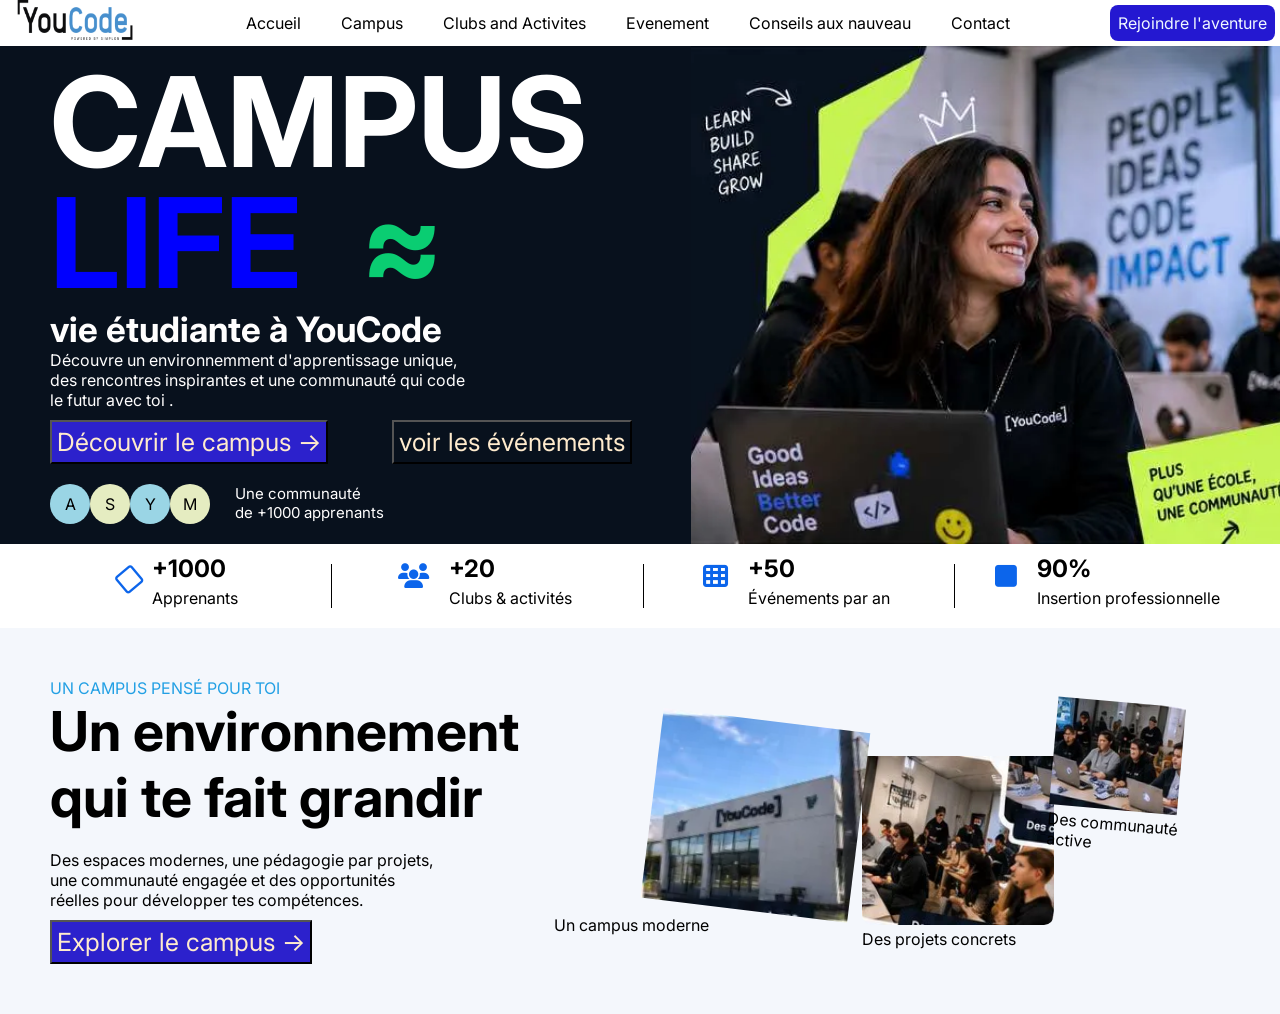
<file: index.html>
<!doctype html>
<html lang="en">
  <head>
    <link rel="stylesheet" href="styles.css" />

    <meta charset="UTF-8" />
    <meta name="viewport" content="width=device-width, initial-scale=1.0" />

    <link rel="preconnect" href="https://fonts.googleapis.com" />
    <link rel="preconnect" href="https://fonts.gstatic.com" crossorigin />

    <link
      href="https://fonts.googleapis.com/css2?family=Inter:wght@400;500;600;700&display=swap"
      rel="stylesheet"
    />

    <link
      rel="stylesheet"
      href="https://cdnjs.cloudflare.com/ajax/libs/font-awesome/6.5.1/css/all.min.css"
    />

    <title>mon brief</title>
  </head>
  <body>
    <!--header================================================================================================================== -->
    <header class="head">
      <img
        src="images/youcode_logo_dark.webp"
        alt="logo de youcode"
        style="width: 150px; height: 40px"
      />

      <ul class="nav-links">
        <li class="nav-link"><a class="link" href="index.html">Accueil</a></li>
        <li class="nav-link"><a class="link" href="Compus.html">Campus</a></li>
        <li><a>Clubs and Activites</a></li>
        <li><a>Evenement</a></li>
        <li><a>Conseils aux nauveau</a></li>
        <li><a>Contact</a></li>
      </ul>
      <a class="aventure" href="aventure.html">Rejoindre l'aventure</a>
    </header>
    <!--main==================================================================================================================== -->
    <main>
      <!--section hero============================================================================================================ -->
      <section class="divglobale">
        <div class="section_hero">
          <h1 class="compus">CAMPUS</h1>
          <div class="titre2">
            <h1 class="LIFE">LIFE</h1>
            <h1 class="vert">≈</h1>
          </div>

          <h2 class="titre3">vie étudiante à YouCode</h2>
          <p class="paraghraph">
            Découvre un environnemment d'apprentissage unique,<br />
            des rencontres inspirantes et une communauté qui code<br />
            le futur avec toi .
          </p>
          <button id="butt1">Découvrir le campus →</button>
          <button id="butt2">voir les événements</button>
          <article class="les_cercles">
            <div class="cercle1">A</div>
            <div class="cercle2">S</div>
            <div class="cercle1">Y</div>
            <div class="cercle2">M</div>
            <p class="paraghraph2_section">
              Une communauté <br />
              de +1000 apprenants
            </p>
          </article>
        </div>
        <img
          src="images/5e478cdfb2598301883ad6cc78cef2d10b1388c6.webp"
          alt="image"
          class="hero-image"
        />
      </section>
      <!--statistiques============================================================================================================ -->
      <section class="statistiques">
        <article class="satistiques_seul">
          <i class="fa-sharp fa-regular fa-square fa-rotate-by"></i>
          <div>
            <h2 class="les_titres_statistique">+1000</h2>
            <p class="paraghraph_statistiques">Apprenants</p>
          </div>
        </article>
        <article class="satistiques_seul">
          <i class="fa-solid fa-users"></i>
          <div>
            <h2 class="les_titres_statistique">+20</h2>
            <p class="paraghraph_statistiques">Clubs & activités</p>
          </div>
        </article>
        <article class="satistiques_seul">
          <i class="fa-solid fa-table-cells"></i>
          <div>
            <h2 class="les_titres_statistique">+50</h2>
            <p class="paraghraph_statistiques">Événements par an</p>
          </div>
        </article>
        <article class="satistiques_seul">
          <i class="fa-solid fa-square"></i>
          <div>
            <h2 class="les_titres_statistique">90%</h2>
            <p class="paraghraph_statistiques">Insertion professionnelle</p>
          </div>
        </article>


      </section>
      <!--présentation du campus================================================================================================== -->
      <section class="presentation_campus">
        <article class="article1_des_paraghraph">
          <p class="paraghraph_1presentation_campus">
            UN CAMPUS PENSÉ POUR TOI
          </p>
          <h3 class="titre1_presentation_campus">
            Un environnement <br />
            qui te fait grandir
          </h3>
          <p class="paraghraph_2presentation_campus">
            Des espaces modernes, une pédagogie par projets,<br />
            une communauté engagée et des opportunités <br />
            réelles pour développer tes compétences.
          </p>
          <button id="butt1" >Explorer le campus →</button>
        </article>
        <article class="article_des_image">
          <div>
          <img class="image_1compus"   src="images/bd5c78f0b0664c1204db4e164d79fe65be6ed1d2.webp" alt="image de youcode">
          <p>Un campus moderne</p>
          </div>
          <div>
          <img class="image_2compus"  src="images/d06b6202139b1335087069e88427f166922d4e25.webp" alt="image ">
          <p>Des projets concrets</p>
          </div>
          <div class="image_3compus" >
          <img  src="images/503bd2fc34ba9e6c2afd23f845e8220012ca0e5b (1).webp" alt="image">
          <p >Des communauté active</p>
          </div>
        </article>
      </section>
    </main>
    <footer></footer>
  </body>
</html>
</file>
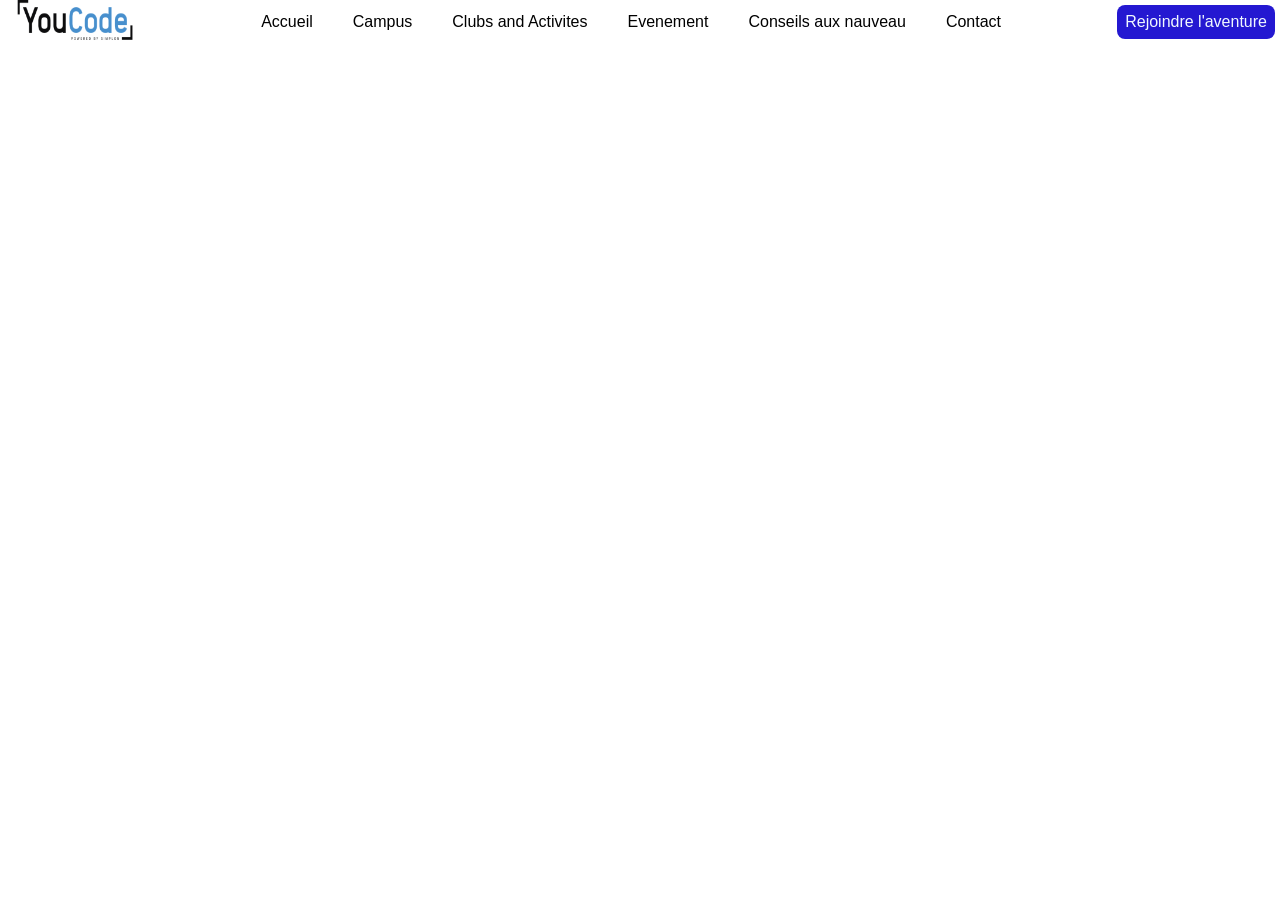
<file: aventure.html>
<!DOCTYPE html>
<html lang="en">
<head>
    <meta charset="UTF-8">
    <meta name="viewport" content="width=device-width, initial-scale=1.0">
    <link rel="stylesheet" href="styles.css" />
    <title>aventure</title>
</head>
<body>
     <header class="head">
      <img
        src="images/youcode_logo_dark.webp"
        alt="logo de youcode"
        style="width: 150px; height: 40px"
      />

      <ul class="nav-links">
        <li class="nav-link"><a class="link" href="index.html">Accueil</a></li>
        <li class="nav-link"><a class="link" href="Compus.html">Campus</a></li>
        <li><a>Clubs and Activites</a></li>
        <li><a>Evenement</a></li>
        <li><a>Conseils aux nauveau</a></li>
        <li><a>Contact</a></li>
      </ul>
      <a class="aventure" href="aventure.html">Rejoindre l'aventure</a>
    </header>
</body>
</html>
</file>
<file: styles.css>
*{
    padding: 0;
    margin: 0;
    font-family: "Inter", sans-serif;
}
.head{
   display: flex;
   justify-content: space-between;
}
.nav-links{
  display: flex;
  gap: 40px;
  list-style: none;
  margin: auto;
}
.link{
    color: black;
    text-decoration: none;
}
.aventure{
 background-color :rgb(36, 24, 209);
 color: aliceblue;
 text-decoration: none;
 border-radius: 8px;
 padding: 8px;
 margin: 5px;
}

.divglobale{
background-color: #08111D;
display: flex;
justify-content: space-between;
}
.section_hero{
  color: rgb(255, 254, 254);
} 

.compus {
  color: rgb(255, 255, 255);
  font-size: 125px;
  margin-left: 50px;
}
.titre2 {
    display: flex;
    align-items: center;
    margin-top: -30px ;
    margin-left: 50px;
}
.LIFE {
    color: blue;
    font-size: 125px; 
    
}
.vert{
   font-size: 125px;  
   color: #0acd72;
   margin-left: 60px;
}

.titre3{
  font-size: 35px ; 
  margin-left: 50px;
  margin-top: -10px;
}
.paraghraph{
  margin-left: 50px; 
}

#butt1{
  background-color :rgb(44, 33, 204); 
  color: blanchedalmond;
  padding: 5px;
  margin-right: 60px ;
  margin-top: 10px;
  font-size: 25px ;
  margin-left: 50px;
}
#butt2{
    color: blanchedalmond;
    background-color :#08111D ; 
    padding: 5px;
    margin-top: 10px;
    font-size: 25px ;
    
}
.les_cercles{
  display: flex;
  margin: 20px 50px ;
  
}

.cercle1 {
    width: 40px;
    height: 40px;
    border-radius: 50%;
    background-color: rgb(154, 213, 229);
    color: black;
    display: flex;
    justify-content: center;
    align-items: center;
}
.cercle2 {
    width: 40px;
    height: 40px;
    border-radius: 50%;
    background-color: rgb(229, 236, 193);
    color: black;
    display: flex;
    justify-content: center;
    align-items: center;
}
.paraghraph2_section{
  margin-left: 25px ;
  font-size: 15px;
}
.hero-image {
    object-fit: cover;
}
.statistiques{
  display: flex;
  justify-content: space-between;
  gap: 5px;
  padding: 20px ;

   
}
.satistiques_seul{
  display: flex;
  justify-content: center;
  width: 25%;
  border-left: 1px solid black ;
}
.satistiques_seul:first-child {
   border-left: 1px solid white ;
}
.fa-sharp {
  color: rgb(12, 101, 235); --fa-rotate-angle: 50deg;
  font-size: 25px;
  margin-right: 20px;
}
.fa-solid {
  color: rgb(12, 101, 235); --fa-rotate-angle: 50deg;
  font-size: 25px;
  margin-right: 20px;
}
.les_titres_statistique{
  margin-top: -10px;
}
.paraghraph_statistiques{
  margin-top: 5px;
}
#butt1:last-child{
  margin-left: 0px ;
}
.presentation_campus{
 background : #F4F7FC;
 display: flex;
 justify-content:space-between;
 padding: 50px;
}
.paraghraph_1presentation_campus{
  color: rgb(35, 160, 228);
  
}
.titre1_presentation_campus{
  font-size: 55px;

}
.paraghraph_2presentation_campus{
  margin-top: 20px ;
}

.article_des_image{
  display: flex;
  object-fit: cover;

}
.image_1compus{
  transform: rotate(-5deg);
  Width : 208px;
  Height : 191px;
  padding-top: 42px;
  margin-left: 100px;
  transform: rotate(7deg);
}
.image_2compus{
   width: 192px;
   height: 169px;
   padding-top: 78px;
   border-radius: 10px;
   
}

.image_3compus{
width: 176px;
height: 123px;
transform: rotate(5deg);
padding-top: 26px;
border-radius: 10px;
}
</file>
